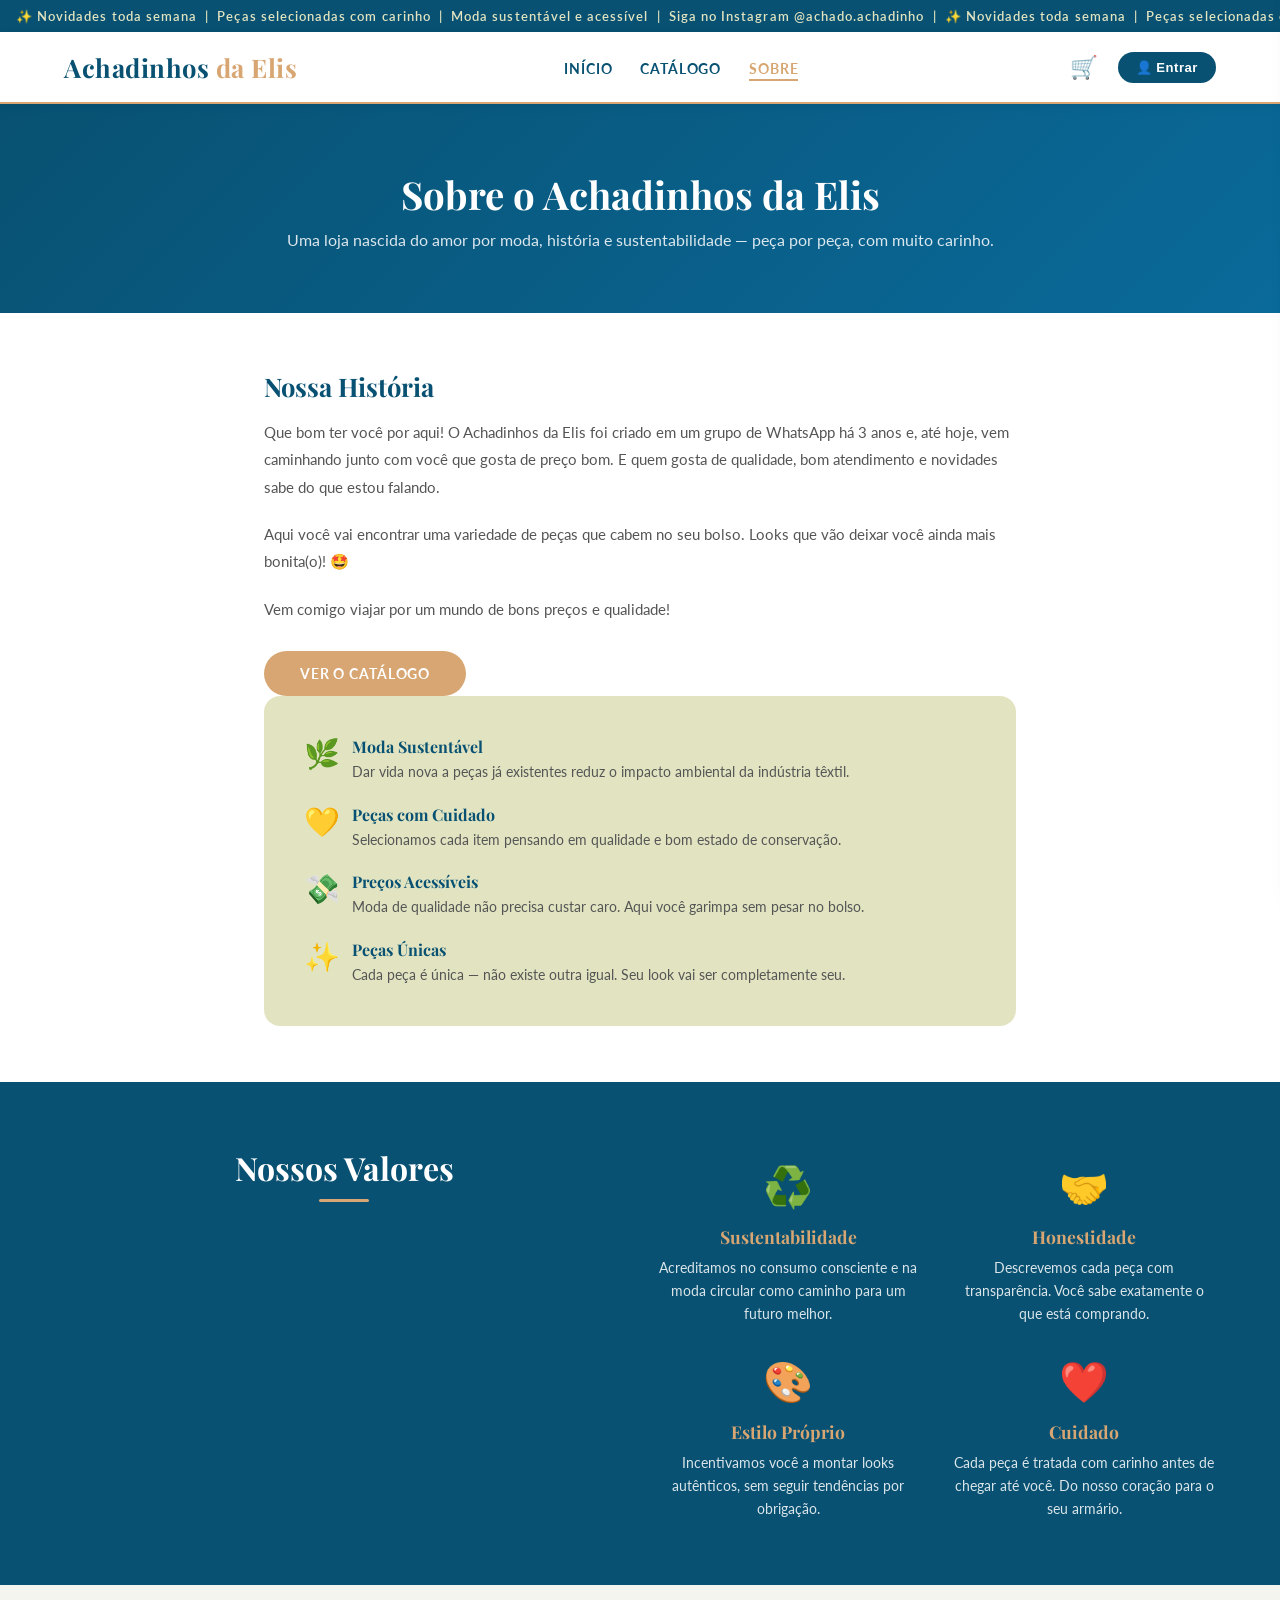
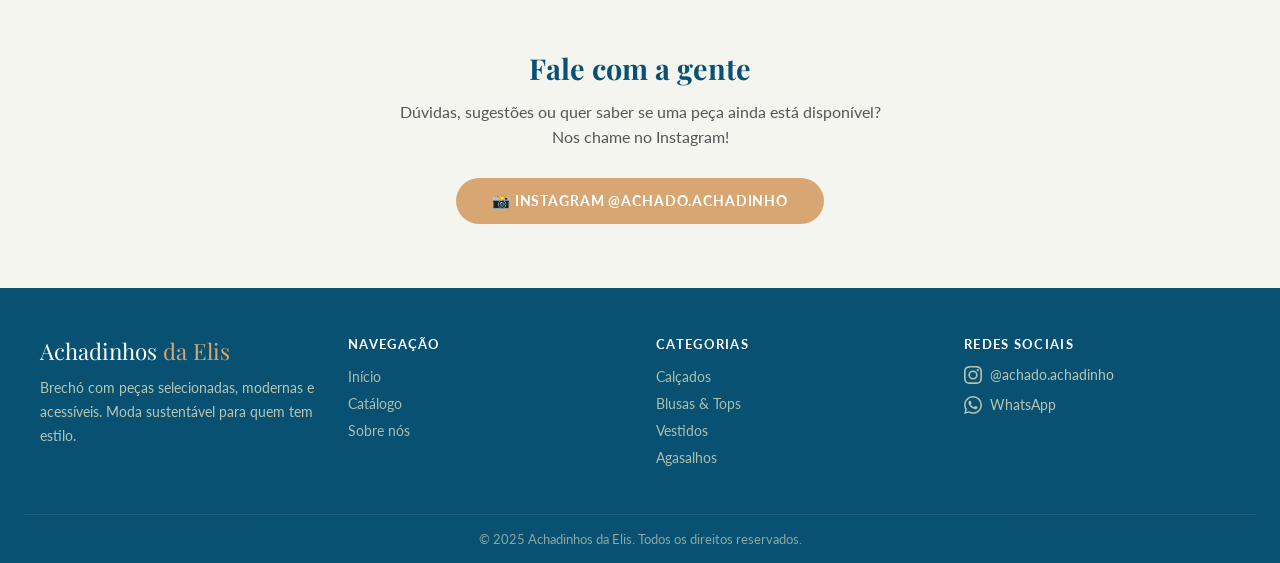
<file: sobre.html>
<!DOCTYPE html>
<html lang="pt-BR">
<head>
  <meta charset="UTF-8" />
  <meta name="viewport" content="width=device-width, initial-scale=1.0" />
  <title>Sobre | Achadinhos da Elis</title>
  <meta name="description" content="Conheça a história do brechó Achadinhos da Elis." />
  <link rel="preconnect" href="https://fonts.googleapis.com" />
  <link rel="preconnect" href="https://fonts.gstatic.com" crossorigin />
  <link href="https://fonts.googleapis.com/css2?family=Playfair+Display:ital,wght@0,700;1,700&family=Lato:wght@400;700&display=swap" rel="stylesheet" />
  <link rel="stylesheet" href="css/style.css" />
</head>
<body>

  <!-- BANNER TOPO -->
  <div class="banner-anuncio">
    <span class="banner-track">
      ✨ Novidades toda semana &nbsp;|&nbsp; Peças selecionadas com carinho &nbsp;|&nbsp; Moda sustentável e acessível &nbsp;|&nbsp; Siga no Instagram @achado.achadinho &nbsp;|&nbsp; ✨ Novidades toda semana &nbsp;|&nbsp; Peças selecionadas com carinho &nbsp;|&nbsp; Moda sustentável e acessível &nbsp;|&nbsp; Siga no Instagram @achado.achadinho &nbsp;|&nbsp;
    </span>
  </div>

  <!-- HEADER -->
  <header>
    <nav class="navbar">
      <a href="index.html" class="logo">Achadinhos <span>da Elis</span></a>
      <ul class="nav-links">
        <li><a href="index.html">Início</a></li>
        <li><a href="catalogo.html">Catálogo</a></li>
        <li><a href="sobre.html" class="active">Sobre</a></li>
      </ul>
      <div class="nav-actions">
        <button class="btn-carrinho" id="btn-carrinho" aria-label="Carrinho">
          🛒
          <span class="carrinho-badge" id="carrinho-badge">0</span>
        </button>
        <button class="btn-login-nav" id="btn-login-nav">👤 Entrar</button>
        <button class="user-avatar" id="user-avatar" style="display:none">?</button>
        <button class="hamburger" aria-label="Menu">
          <span></span><span></span><span></span>
        </button>
      </div>
    </nav>
    <nav class="mobile-menu">
      <a href="index.html">Início</a>
      <a href="catalogo.html">Catálogo</a>
      <a href="sobre.html">Sobre</a>
    </nav>
  </header>

  <!-- HERO SOBRE -->
  <section class="sobre-hero">
    <h1>Sobre o Achadinhos da Elis</h1>
    <p>Uma loja nascida do amor por moda, história e sustentabilidade — peça por peça, com muito carinho.</p>
  </section>

  <!-- CONTEÚDO SOBRE -->
  <section class="sobre-content">
    <div class="sobre-texto">
      <h2>Nossa História</h2>
      <p>
        Que bom ter você por aqui! O Achadinhos da Elis foi criado em um grupo de WhatsApp há 3 anos e, até hoje, vem caminhando junto com você que gosta de preço bom. E quem gosta de qualidade, bom atendimento e novidades sabe do que estou falando.
      </p>
      <p>
        Aqui você vai encontrar uma variedade de peças que cabem no seu bolso. Looks que vão deixar você ainda mais bonita(o)! 🤩
      </p>
      <p>
        Vem comigo viajar por um mundo de bons preços e qualidade!
      </p>
      <a href="catalogo.html" class="btn-primary" style="margin-top: 8px; display: inline-block;">Ver o catálogo</a>
    </div>

    <div style="background-color: var(--amarelo); border-radius: 16px; padding: 40px; display: flex; flex-direction: column; gap: 20px;">
      <div style="display:flex; gap:12px; align-items:flex-start;">
        <span style="font-size:1.8rem;">🌿</span>
        <div>
          <strong style="color:var(--azul); font-family: var(--font-titulo); font-size:1rem;">Moda Sustentável</strong>
          <p style="color:#555; font-size:0.88rem; margin-top:4px; line-height:1.6;">Dar vida nova a peças já existentes reduz o impacto ambiental da indústria têxtil.</p>
        </div>
      </div>
      <div style="display:flex; gap:12px; align-items:flex-start;">
        <span style="font-size:1.8rem;">💛</span>
        <div>
          <strong style="color:var(--azul); font-family: var(--font-titulo); font-size:1rem;">Peças com Cuidado</strong>
          <p style="color:#555; font-size:0.88rem; margin-top:4px; line-height:1.6;">Selecionamos cada item pensando em qualidade e bom estado de conservação.</p>
        </div>
      </div>
      <div style="display:flex; gap:12px; align-items:flex-start;">
        <span style="font-size:1.8rem;">💸</span>
        <div>
          <strong style="color:var(--azul); font-family: var(--font-titulo); font-size:1rem;">Preços Acessíveis</strong>
          <p style="color:#555; font-size:0.88rem; margin-top:4px; line-height:1.6;">Moda de qualidade não precisa custar caro. Aqui você garimpa sem pesar no bolso.</p>
        </div>
      </div>
      <div style="display:flex; gap:12px; align-items:flex-start;">
        <span style="font-size:1.8rem;">✨</span>
        <div>
          <strong style="color:var(--azul); font-family: var(--font-titulo); font-size:1rem;">Peças Únicas</strong>
          <p style="color:#555; font-size:0.88rem; margin-top:4px; line-height:1.6;">Cada peça é única — não existe outra igual. Seu look vai ser completamente seu.</p>
        </div>
      </div>
    </div>
  </section>

  <!-- VALORES -->
  <section class="sobre-valores">
    <div class="section-padding" style="padding-top: 0; padding-bottom: 0;">
      <h2 class="section-titulo" style="color: var(--branco); padding-top: 0; margin-top: 0;">Nossos Valores</h2>
      <div style="display:grid; grid-template-columns: repeat(auto-fit, minmax(200px,1fr)); gap:32px; text-align:center; padding-top: 16px;">
        <div class="valor-item">
          <div class="valor-icone">♻️</div>
          <h3>Sustentabilidade</h3>
          <p>Acreditamos no consumo consciente e na moda circular como caminho para um futuro melhor.</p>
        </div>
        <div class="valor-item">
          <div class="valor-icone">🤝</div>
          <h3>Honestidade</h3>
          <p>Descrevemos cada peça com transparência. Você sabe exatamente o que está comprando.</p>
        </div>
        <div class="valor-item">
          <div class="valor-icone">🎨</div>
          <h3>Estilo Próprio</h3>
          <p>Incentivamos você a montar looks autênticos, sem seguir tendências por obrigação.</p>
        </div>
        <div class="valor-item">
          <div class="valor-icone">❤️</div>
          <h3>Cuidado</h3>
          <p>Cada peça é tratada com carinho antes de chegar até você. Do nosso coração para o seu armário.</p>
        </div>
      </div>
    </div>
  </section>

  <!-- CTA CONTATO -->
  <section style="padding: 64px 24px; text-align: center; background-color: var(--cinza-claro);">
    <h2 style="font-family: var(--font-titulo); font-size: 1.8rem; color: var(--azul); margin-bottom: 12px;">Fale com a gente</h2>
    <p style="color: #555; margin-bottom: 28px; max-width: 500px; margin-left: auto; margin-right: auto; line-height: 1.6;">
      Dúvidas, sugestões ou quer saber se uma peça ainda está disponível? Nos chame no Instagram!
    </p>
    <a href="https://www.instagram.com/achado.achadinho?igsh=MTBxNm8yazcyeHl2dg==" target="_blank" rel="noopener" class="btn-primary">
      📸 Instagram @achado.achadinho
    </a>
  </section>

  <!-- FOOTER -->
  <footer>
    <div class="footer-grid">
      <div class="footer-col">
        <div class="footer-logo">Achadinhos <span>da Elis</span></div>
        <p>Brechó com peças selecionadas, modernas e acessíveis. Moda sustentável para quem tem estilo.</p>
      </div>
      <div class="footer-col">
        <h4>Navegação</h4>
        <ul>
          <li><a href="index.html">Início</a></li>
          <li><a href="catalogo.html">Catálogo</a></li>
          <li><a href="sobre.html">Sobre nós</a></li>
        </ul>
      </div>
      <div class="footer-col">
        <h4>Categorias</h4>
        <ul>
          <li><a href="catalogo.html?cat=Calçados">Calçados</a></li>
          <li><a href="catalogo.html?cat=Blusas">Blusas & Tops</a></li>
          <li><a href="catalogo.html?cat=Vestidos">Vestidos</a></li>
          <li><a href="catalogo.html?cat=Agasalhos">Agasalhos</a></li>
        </ul>
      </div>
      <div class="footer-col">
        <h4>Redes Sociais</h4>
        <div class="footer-social">
          <a class="social-icon" href="https://www.instagram.com/achado.achadinho?igsh=MTBxNm8yazcyeHl2dg==" target="_blank" rel="noopener">
            <svg viewBox="0 0 24 24"><path d="M12 2.163c3.204 0 3.584.012 4.85.07 3.252.148 4.771 1.691 4.919 4.919.058 1.265.069 1.645.069 4.849 0 3.205-.012 3.584-.069 4.849-.149 3.225-1.664 4.771-4.919 4.919-1.266.058-1.644.07-4.85.07-3.204 0-3.584-.012-4.849-.07-3.26-.149-4.771-1.699-4.919-4.92-.058-1.265-.07-1.644-.07-4.849 0-3.204.013-3.583.07-4.849.149-3.227 1.664-4.771 4.919-4.919 1.266-.057 1.645-.069 4.849-.069zM12 0C8.741 0 8.333.014 7.053.072 2.695.272.273 2.69.073 7.052.014 8.333 0 8.741 0 12c0 3.259.014 3.668.072 4.948.2 4.358 2.618 6.78 6.98 6.98C8.333 23.986 8.741 24 12 24c3.259 0 3.668-.014 4.948-.072 4.354-.2 6.782-2.618 6.979-6.98.059-1.28.073-1.689.073-4.948 0-3.259-.014-3.667-.072-4.947-.196-4.354-2.617-6.78-6.979-6.98C15.668.014 15.259 0 12 0zm0 5.838a6.162 6.162 0 100 12.324 6.162 6.162 0 000-12.324zM12 16a4 4 0 110-8 4 4 0 010 8zm6.406-11.845a1.44 1.44 0 100 2.881 1.44 1.44 0 000-2.881z"/></svg>
            @achado.achadinho
          </a>
          <a class="social-icon" href="https://chat.whatsapp.com/L1yYPBBMfH46hnrB5xMDhu" target="_blank" rel="noopener">
            <svg viewBox="0 0 24 24"><path d="M17.472 14.382c-.297-.149-1.758-.867-2.03-.967-.273-.099-.471-.148-.67.15-.197.297-.767.966-.94 1.164-.173.199-.347.223-.644.075-.297-.15-1.255-.463-2.39-1.475-.883-.788-1.48-1.761-1.653-2.059-.173-.297-.018-.458.13-.606.134-.133.298-.347.446-.52.149-.174.198-.298.298-.497.099-.198.05-.371-.025-.52-.075-.149-.669-1.612-.916-2.207-.242-.579-.487-.5-.669-.51-.173-.008-.371-.01-.57-.01-.198 0-.52.074-.792.372-.272.297-1.04 1.016-1.04 2.479 0 1.462 1.065 2.875 1.213 3.074.149.198 2.096 3.2 5.077 4.487.709.306 1.262.489 1.694.625.712.227 1.36.195 1.871.118.571-.085 1.758-.719 2.006-1.413.248-.694.248-1.289.173-1.413-.074-.124-.272-.198-.57-.347m-5.421 7.403h-.004a9.87 9.87 0 01-5.031-1.378l-.361-.214-3.741.982.998-3.648-.235-.374a9.86 9.86 0 01-1.51-5.26c.001-5.45 4.436-9.884 9.888-9.884 2.64 0 5.122 1.03 6.988 2.898a9.825 9.825 0 012.893 6.994c-.003 5.45-4.437 9.884-9.885 9.884m8.413-18.297A11.815 11.815 0 0012.05 0C5.495 0 .16 5.335.157 11.892c0 2.096.547 4.142 1.588 5.945L.057 24l6.305-1.654a11.882 11.882 0 005.683 1.448h.005c6.554 0 11.89-5.335 11.893-11.893a11.821 11.821 0 00-3.48-8.413z"/></svg>
            WhatsApp
          </a>
        </div>
      </div>
    </div>
    <div class="footer-bottom">
      <p>&copy; 2025 Achadinhos da Elis. Todos os direitos reservados.</p>
    </div>
  </footer>

  <!-- CARRINHO DRAWER -->
  <div class="carrinho-overlay" id="carrinho-overlay"></div>
  <aside class="carrinho-drawer" id="carrinho-drawer">
    <div class="carrinho-header">
      <h3>🛒 Meu Carrinho</h3>
      <button class="btn-fechar-carrinho" id="btn-fechar-carrinho">&times;</button>
    </div>
    <div class="carrinho-itens" id="carrinho-itens"></div>
    <div class="carrinho-footer">
      <div class="carrinho-total">
        <span>Total</span>
        <span class="carrinho-total-valor" id="carrinho-total-valor">R$ 0,00</span>
      </div>
      <button class="btn-checkout" id="btn-checkout">Finalizar Compra</button>
      <button class="btn-limpar-carrinho" id="btn-limpar-carrinho">Limpar carrinho</button>
    </div>
  </aside>

  <!-- MODAL LOGIN / CADASTRO -->
  <div class="auth-overlay" id="auth-overlay">
    <div class="auth-modal">
      <button class="auth-fechar" id="btn-fechar-auth">&times;</button>
      <h2>Achadinhos da Elis</h2>
      <p class="auth-subtitle">Faça login ou crie sua conta</p>
      <div class="auth-tabs">
        <button class="auth-tab active" data-aba="login">Entrar</button>
        <button class="auth-tab" data-aba="cadastro">Cadastrar</button>
      </div>
      <form class="auth-form auth-form-section" id="form-login" style="display:flex">
        <input type="email" id="login-email" placeholder="Seu e-mail" required />
        <input type="password" id="login-senha" placeholder="Sua senha" required />
        <button type="submit" class="btn-submit">Entrar</button>
        <p class="link-toggle">Não tem conta? <a onclick="trocarAba('cadastro')">Cadastre-se grátis</a></p>
      </form>
      <form class="auth-form auth-form-section" id="form-cadastro" style="display:none">
        <input type="text" id="cad-nome" placeholder="Seu nome completo" required />
        <input type="email" id="cad-email" placeholder="Seu e-mail" required />
        <input type="password" id="cad-senha" placeholder="Crie uma senha" required minlength="6" />
        <button type="submit" class="btn-submit">Criar Conta</button>
        <p class="link-toggle">Já tem conta? <a onclick="trocarAba('login')">Fazer login</a></p>
      </form>
    </div>
  </div>

  <!-- MODAL CHECKOUT -->
  <div class="checkout-overlay" id="checkout-overlay">
    <div class="checkout-modal">
      <button class="modal-fechar" id="btn-fechar-checkout">&times;</button>
      <h2>Finalizar Pedido</h2>
      <div class="checkout-secao">
        <h4>📦 Resumo do Pedido</h4>
        <div class="checkout-resumo"><div id="checkout-resumo-itens"></div></div>
      </div>
      <div class="checkout-secao">
        <h4>👤 Seus Dados</h4>
        <div class="checkout-form">
          <input type="text" id="checkout-nome" placeholder="Nome completo" required />
          <input type="tel" id="checkout-tel" placeholder="WhatsApp (com DDD)" required />
          <input type="email" id="checkout-email" placeholder="E-mail (opcional)" />
        </div>
      </div>
      <div class="checkout-secao">
        <h4>💳 Forma de Pagamento</h4>
        <div class="checkout-metodos">
          <button class="metodo-btn selecionado" data-metodo="pix"><span class="metodo-icone">📱</span>PIX</button>
          <!-- <button class="metodo-btn" data-metodo="cartao"><span class="metodo-icone">💳</span>Cartão</button>
          <button class="metodo-btn" data-metodo="dinheiro"><span class="metodo-icone">💵</span>Dinheiro</button> -->
        </div>
        <!-- <div class="checkout-form" id="cartao-form" style="display:none; margin-top:14px;">
          <input type="text" placeholder="Número do cartão" maxlength="19" />
          <div class="row-2">
            <input type="text" placeholder="Validade (MM/AA)" maxlength="5" />
            <input type="text" placeholder="CVV" maxlength="4" />
          </div>
          <input type="text" placeholder="Nome no cartão" />
        </div>
      </div> -->
      <p style="font-size:0.8rem; color:#aaa; text-align:center; margin-top:8px;">ℹ️ Ao finalizar, você será direcionada ao WhatsApp para confirmar com a Elis.</p>
      <button class="btn-finalizar" id="btn-finalizar">🛍️ Enviar Pedido pelo WhatsApp</button>
    </div>
  </div>

  <script src="js/main.js"></script>
</body>
</html>
</file>
<file: css/style.css>
:root {
  --laranja: #D8A672;
  --azul: #085172;
  --amarelo: #e2e4c1;
  --marrom: #806f4f;
  --branco: #ffffff;
  --cinza-claro: #f5f5f0;
  --texto-escuro: #2c2c2c;
  --font-titulo: 'Playfair Display', serif;
  --font-corpo: 'Lato', sans-serif;
}

* { margin: 0; padding: 0; box-sizing: border-box; }
html { scroll-behavior: smooth; }
body { font-family: var(--font-corpo); color: var(--texto-escuro); background-color: var(--branco); }
a { text-decoration: none; color: inherit; }
img { display: block; max-width: 100%; }

/* BANNER TOPO */
.banner-anuncio {
  background-color: var(--azul);
  color: var(--amarelo);
  text-align: center;
  padding: 8px 16px;
  font-size: 0.82rem;
  letter-spacing: 0.08em;
  font-weight: 600;
  overflow: hidden;
  white-space: nowrap;
}
.banner-anuncio .banner-track {
  display: inline-block;
  animation: scroll-banner 28s linear infinite;
}
@keyframes scroll-banner {
  0%   { transform: translateX(100vw); }
  100% { transform: translateX(-100%); }
}

/* HEADER */
header {
  background-color: var(--branco);
  border-bottom: 2px solid var(--laranja);
  position: sticky;
  top: 0;
  z-index: 1000;
  box-shadow: 0 2px 8px rgba(0,0,0,0.08);
}
.navbar {
  max-width: 1200px;
  margin: 0 auto;
  padding: 0 24px;
  display: flex;
  align-items: center;
  justify-content: space-between;
  height: 70px;
}
.logo {
  font-family: var(--font-titulo);
  font-size: 1.6rem;
  color: var(--azul);
  font-weight: 700;
  letter-spacing: 0.02em;
}
.logo span { color: var(--laranja); }

.nav-links {
  display: flex;
  list-style: none;
  gap: 28px;
  align-items: center;
}
.nav-links a {
  font-size: 0.88rem;
  font-weight: 700;
  color: var(--azul);
  letter-spacing: 0.06em;
  text-transform: uppercase;
  transition: color 0.2s;
  position: relative;
  padding-bottom: 4px;
}
.nav-links a::after {
  content: '';
  position: absolute;
  bottom: 0; left: 0;
  width: 0; height: 2px;
  background-color: var(--laranja);
  transition: width 0.25s;
}
.nav-links a:hover::after, .nav-links a.active::after { width: 100%; }
.nav-links a:hover, .nav-links a.active { color: var(--laranja); }

/* Nav actions (carrinho + login) */
.nav-actions {
  display: flex;
  align-items: center;
  gap: 16px;
}
.btn-carrinho {
  position: relative;
  background: none;
  border: none;
  cursor: pointer;
  color: var(--azul);
  font-size: 1.4rem;
  padding: 4px;
  transition: color 0.2s;
}
.btn-carrinho:hover { color: var(--laranja); }
.carrinho-badge {
  position: absolute;
  top: -6px; right: -8px;
  background: var(--laranja);
  color: white;
  font-size: 0.65rem;
  font-weight: 700;
  width: 18px; height: 18px;
  border-radius: 50%;
  display: flex; align-items: center; justify-content: center;
  display: none;
}
.btn-login-nav {
  background: var(--azul);
  color: white;
  border: none;
  padding: 8px 18px;
  border-radius: 20px;
  font-size: 0.82rem;
  font-weight: 700;
  cursor: pointer;
  letter-spacing: 0.04em;
  transition: background 0.2s;
}
.btn-login-nav:hover { background: var(--laranja); }

/* Hamburger */
.hamburger {
  display: none;
  flex-direction: column;
  gap: 5px;
  cursor: pointer;
  background: none;
  border: none;
  padding: 4px;
}
.hamburger span {
  display: block;
  width: 25px; height: 2px;
  background-color: var(--azul);
  border-radius: 2px;
  transition: all 0.3s;
}
.hamburger.open span:nth-child(1) { transform: translateY(7px) rotate(45deg); }
.hamburger.open span:nth-child(2) { opacity: 0; }
.hamburger.open span:nth-child(3) { transform: translateY(-7px) rotate(-45deg); }

/* Mobile menu */
.mobile-menu {
  display: none;
  background-color: var(--branco);
  border-top: 1px solid var(--amarelo);
  padding: 16px 24px;
  flex-direction: column;
  gap: 12px;
}
.mobile-menu.open { display: flex; }
.mobile-menu a {
  font-weight: 700;
  color: var(--azul);
  font-size: 0.95rem;
  text-transform: uppercase;
  letter-spacing: 0.06em;
  padding: 8px 0;
  border-bottom: 1px solid var(--amarelo);
}
.mobile-menu a:hover { color: var(--laranja); }
.mobile-menu .mobile-actions {
  display: flex;
  gap: 12px;
  margin-top: 4px;
}

/* HERO */
.hero {
  background: linear-gradient(135deg, var(--azul) 0%, #0a6a9a 100%);
  color: white;
  min-height: 480px;
  display: flex;
  align-items: center;
  padding: 64px 24px;
}
.hero-content {
  max-width: 600px;
  margin: 0 auto;
  text-align: center;
}
.hero-content h1 {
  font-family: var(--font-titulo);
  font-size: 3rem;
  line-height: 1.15;
  margin-bottom: 16px;
}
.hero-content h1 em { color: var(--laranja); font-style: italic; }
.hero-content p {
  font-size: 1.05rem;
  opacity: 0.9;
  line-height: 1.7;
  margin-bottom: 32px;
}

/* BOTÕES */
.btn-primary {
  display: inline-block;
  background-color: var(--laranja);
  color: white;
  padding: 14px 36px;
  border-radius: 30px;
  font-weight: 700;
  font-size: 0.9rem;
  letter-spacing: 0.06em;
  text-transform: uppercase;
  transition: background 0.2s, transform 0.15s;
  border: none;
  cursor: pointer;
}
.btn-primary:hover { background-color: #c0905a; transform: translateY(-1px); }

.btn-secundario {
  display: inline-block;
  background-color: transparent;
  color: var(--azul);
  padding: 12px 32px;
  border-radius: 30px;
  font-weight: 700;
  font-size: 0.88rem;
  letter-spacing: 0.06em;
  text-transform: uppercase;
  border: 2px solid var(--azul);
  transition: all 0.2s;
  cursor: pointer;
}
.btn-secundario:hover { background: var(--azul); color: white; }

/* SEÇÕES GERAIS */
.section-padding { padding: 56px 24px; max-width: 1200px; margin: 0 auto; }
.section-titulo {
  font-family: var(--font-titulo);
  font-size: 2rem;
  color: var(--azul);
  text-align: center;
  margin-bottom: 40px;
}
.section-titulo::after {
  content: '';
  display: block;
  width: 50px; height: 3px;
  background: var(--laranja);
  margin: 10px auto 0;
  border-radius: 2px;
}

/* CATEGORIAS GRID */
.categorias-grid {
  display: grid;
  grid-template-columns: repeat(auto-fill, minmax(150px, 1fr));
  gap: 16px;
}
.categoria-card {
  background: var(--cinza-claro);
  border: 2px solid transparent;
  border-radius: 12px;
  padding: 24px 16px;
  text-align: center;
  transition: all 0.2s;
  cursor: pointer;
}
.categoria-card:hover {
  border-color: var(--laranja);
  background: var(--amarelo);
  transform: translateY(-3px);
}
.cat-icone { font-size: 2rem; margin-bottom: 8px; }
.categoria-card h3 { font-size: 0.88rem; font-weight: 700; color: var(--azul); text-transform: uppercase; letter-spacing: 0.05em; }

/* PRODUTOS GRID */
.produtos-grid {
  display: grid;
  grid-template-columns: repeat(auto-fill, minmax(220px, 1fr));
  gap: 24px;
}
.produto-card {
  background: white;
  border-radius: 12px;
  overflow: hidden;
  box-shadow: 0 2px 12px rgba(0,0,0,0.07);
  transition: box-shadow 0.2s, transform 0.2s;
  display: flex;
  flex-direction: column;
}
.produto-card:hover { box-shadow: 0 8px 28px rgba(0,0,0,0.13); transform: translateY(-3px); }
.produto-img {
  width: 100%;
  height: 220px;
  object-fit: cover;
  background: var(--cinza-claro);
}
.produto-info { padding: 16px; flex: 1; display: flex; flex-direction: column; }
.produto-categoria {
  font-size: 0.72rem;
  font-weight: 700;
  color: var(--marrom);
  text-transform: uppercase;
  letter-spacing: 0.08em;
  margin-bottom: 4px;
}
.produto-info h3 {
  font-family: var(--font-titulo);
  font-size: 1rem;
  color: var(--azul);
  margin-bottom: 6px;
  line-height: 1.3;
}
.produto-preco {
  font-weight: 700;
  font-size: 1.05rem;
  color: var(--laranja);
  margin-bottom: 12px;
}
.produto-tamanho {
  font-size: 0.78rem;
  color: #888;
  margin-bottom: 12px;
}
.produto-acoes {
  display: flex;
  gap: 8px;
  margin-top: auto;
}
.btn-ver {
  flex: 1;
  text-align: center;
  background: transparent;
  color: var(--azul);
  border: 1.5px solid var(--azul);
  padding: 8px 10px;
  border-radius: 20px;
  font-size: 0.78rem;
  font-weight: 700;
  letter-spacing: 0.04em;
  text-transform: uppercase;
  cursor: pointer;
  transition: all 0.2s;
}
.btn-ver:hover { background: var(--azul); color: white; }
.btn-add-cart {
  flex: 1;
  text-align: center;
  background: var(--laranja);
  color: white;
  border: none;
  padding: 8px 10px;
  border-radius: 20px;
  font-size: 0.78rem;
  font-weight: 700;
  letter-spacing: 0.04em;
  text-transform: uppercase;
  cursor: pointer;
  transition: background 0.2s;
}
.btn-add-cart:hover { background: #c0905a; }

.produtos-section { background: var(--cinza-claro); }

/* BUSCA E FILTROS (catálogo) */
.busca-bar {
  max-width: 500px;
  margin: 32px auto 0;
  padding: 0 24px;
}
.busca-bar input {
  width: 100%;
  padding: 12px 20px;
  border: 2px solid var(--amarelo);
  border-radius: 30px;
  font-size: 0.95rem;
  outline: none;
  transition: border-color 0.2s;
  font-family: var(--font-corpo);
}
.busca-bar input:focus { border-color: var(--laranja); }

.filtros-bar {
  display: flex;
  flex-wrap: wrap;
  gap: 10px;
  justify-content: center;
  padding: 24px 24px 8px;
  max-width: 900px;
  margin: 0 auto;
}
.filtro-btn {
  background: white;
  border: 1.5px solid var(--amarelo);
  color: var(--azul);
  padding: 7px 18px;
  border-radius: 20px;
  font-size: 0.82rem;
  font-weight: 700;
  text-transform: uppercase;
  letter-spacing: 0.04em;
  cursor: pointer;
  transition: all 0.2s;
}
.filtro-btn:hover, .filtro-btn.ativo {
  background: var(--azul);
  border-color: var(--azul);
  color: white;
}

.catalogo-hero {
  background: linear-gradient(135deg, var(--azul) 0%, #0a6a9a 100%);
  color: white;
  padding: 56px 24px;
  text-align: center;
}
.catalogo-hero h1 { font-family: var(--font-titulo); font-size: 2.4rem; margin-bottom: 8px; }
.catalogo-hero p { opacity: 0.85; font-size: 1rem; }

.sem-resultados {
  text-align: center;
  padding: 40px;
  font-size: 1rem;
  color: #888;
  display: none;
}

/* MODAL PRODUTO */
.modal-overlay {
  display: none;
  position: fixed;
  inset: 0;
  background: rgba(0,0,0,0.55);
  z-index: 3000;
  align-items: center;
  justify-content: center;
  padding: 24px;
}
.modal-overlay.active { display: flex; }
.modal {
  background: white;
  border-radius: 16px;
  max-width: 720px;
  width: 100%;
  display: flex;
  gap: 0;
  overflow: hidden;
  position: relative;
  max-height: 90vh;
  box-shadow: 0 20px 60px rgba(0,0,0,0.3);
}
.modal-img {
  width: 320px;
  min-height: 380px;
  object-fit: cover;
  flex-shrink: 0;
}
.modal-body {
  padding: 32px 28px;
  display: flex;
  flex-direction: column;
  overflow-y: auto;
}
.modal-categoria {
  font-size: 0.72rem;
  font-weight: 700;
  color: var(--marrom);
  text-transform: uppercase;
  letter-spacing: 0.1em;
  margin-bottom: 6px;
}
.modal-body h2 {
  font-family: var(--font-titulo);
  font-size: 1.5rem;
  color: var(--azul);
  margin-bottom: 12px;
}
.modal-preco {
  font-size: 1.6rem;
  font-weight: 700;
  color: var(--laranja);
  margin-bottom: 16px;
}
.modal-desc {
  font-size: 0.92rem;
  line-height: 1.7;
  color: #555;
  margin-bottom: 12px;
  flex: 1;
}
.modal-tamanho {
  font-size: 0.85rem;
  color: var(--azul);
  font-weight: 700;
  margin-bottom: 20px;
}
.modal-body .btn-add-cart-modal {
  background: var(--laranja);
  color: white;
  border: none;
  padding: 14px 20px;
  border-radius: 30px;
  font-size: 0.9rem;
  font-weight: 700;
  cursor: pointer;
  text-transform: uppercase;
  letter-spacing: 0.05em;
  transition: background 0.2s;
  margin-bottom: 10px;
}
.modal-body .btn-add-cart-modal:hover { background: #c0905a; }
.modal-body .btn-fechar-modal {
  background: transparent;
  color: var(--azul);
  border: 1.5px solid var(--azul);
  padding: 12px 20px;
  border-radius: 30px;
  font-size: 0.88rem;
  font-weight: 700;
  cursor: pointer;
  text-transform: uppercase;
  letter-spacing: 0.05em;
  transition: all 0.2s;
}
.modal-body .btn-fechar-modal:hover { background: var(--azul); color: white; }
.modal-fechar {
  position: absolute;
  top: 12px; right: 16px;
  background: none;
  border: none;
  font-size: 1.6rem;
  cursor: pointer;
  color: #888;
  line-height: 1;
  transition: color 0.2s;
}
.modal-fechar:hover { color: var(--azul); }

/* ============================================
   CARRINHO LATERAL (drawer)
============================================ */
.carrinho-overlay {
  display: none;
  position: fixed;
  inset: 0;
  background: rgba(0,0,0,0.45);
  z-index: 2000;
}
.carrinho-overlay.active { display: block; }

.carrinho-drawer {
  position: fixed;
  top: 0; right: -420px;
  width: 400px;
  max-width: 100vw;
  height: 100vh;
  background: white;
  z-index: 2100;
  display: flex;
  flex-direction: column;
  box-shadow: -4px 0 24px rgba(0,0,0,0.15);
  transition: right 0.35s cubic-bezier(0.4,0,0.2,1);
}
.carrinho-drawer.open { right: 0; }

.carrinho-header {
  padding: 20px 24px;
  border-bottom: 2px solid var(--amarelo);
  display: flex;
  align-items: center;
  justify-content: space-between;
}
.carrinho-header h3 {
  font-family: var(--font-titulo);
  font-size: 1.3rem;
  color: var(--azul);
}
.btn-fechar-carrinho {
  background: none;
  border: none;
  font-size: 1.4rem;
  cursor: pointer;
  color: #888;
  transition: color 0.2s;
}
.btn-fechar-carrinho:hover { color: var(--azul); }

.carrinho-itens {
  flex: 1;
  overflow-y: auto;
  padding: 16px 24px;
}
.carrinho-vazio {
  text-align: center;
  padding: 60px 20px;
  color: #aaa;
}
.carrinho-vazio .icone-sacola { font-size: 3rem; margin-bottom: 12px; }
.carrinho-vazio p { font-size: 0.95rem; }

.carrinho-item {
  display: flex;
  gap: 12px;
  padding: 12px 0;
  border-bottom: 1px solid var(--amarelo);
  align-items: center;
}
.carrinho-item img {
  width: 70px; height: 70px;
  object-fit: cover;
  border-radius: 8px;
  background: var(--cinza-claro);
  flex-shrink: 0;
}
.carrinho-item-info { flex: 1; }
.carrinho-item-info h4 {
  font-size: 0.88rem;
  font-weight: 700;
  color: var(--azul);
  margin-bottom: 2px;
  line-height: 1.3;
}
.carrinho-item-info .item-tam {
  font-size: 0.75rem;
  color: #999;
  margin-bottom: 4px;
}
.carrinho-item-info .item-preco {
  font-size: 0.92rem;
  font-weight: 700;
  color: var(--laranja);
}
.btn-remover-item {
  background: none;
  border: none;
  color: #ccc;
  font-size: 1.1rem;
  cursor: pointer;
  padding: 4px;
  transition: color 0.2s;
  flex-shrink: 0;
}
.btn-remover-item:hover { color: #e74c3c; }

.carrinho-footer {
  padding: 20px 24px;
  border-top: 2px solid var(--amarelo);
  background: white;
}
.carrinho-total {
  display: flex;
  justify-content: space-between;
  align-items: center;
  margin-bottom: 16px;
}
.carrinho-total span:first-child {
  font-size: 0.9rem;
  color: #666;
  font-weight: 700;
  text-transform: uppercase;
  letter-spacing: 0.05em;
}
.carrinho-total-valor {
  font-size: 1.3rem;
  font-weight: 700;
  color: var(--azul);
}
.btn-checkout {
  width: 100%;
  background: var(--azul);
  color: white;
  border: none;
  padding: 15px;
  border-radius: 30px;
  font-size: 0.92rem;
  font-weight: 700;
  cursor: pointer;
  text-transform: uppercase;
  letter-spacing: 0.06em;
  transition: background 0.2s;
  margin-bottom: 10px;
}
.btn-checkout:hover { background: var(--laranja); }
.btn-limpar-carrinho {
  width: 100%;
  background: transparent;
  color: #aaa;
  border: 1px solid #ddd;
  padding: 10px;
  border-radius: 30px;
  font-size: 0.82rem;
  font-weight: 700;
  cursor: pointer;
  text-transform: uppercase;
  letter-spacing: 0.04em;
  transition: all 0.2s;
}
.btn-limpar-carrinho:hover { border-color: #e74c3c; color: #e74c3c; }

/* MODAL LOGIN / CADASTRO */
.auth-overlay {
  display: none;
  position: fixed;
  inset: 0;
  background: rgba(0,0,0,0.55);
  z-index: 4000;
  align-items: center;
  justify-content: center;
  padding: 24px;
}
.auth-overlay.active { display: flex; }

.auth-modal {
  background: white;
  border-radius: 16px;
  width: 100%;
  max-width: 420px;
  padding: 40px 36px;
  position: relative;
  box-shadow: 0 20px 60px rgba(0,0,0,0.3);
  animation: slideUp 0.3s ease;
}
@keyframes slideUp {
  from { opacity: 0; transform: translateY(20px); }
  to { opacity: 1; transform: translateY(0); }
}
.auth-modal h2 {
  font-family: var(--font-titulo);
  font-size: 1.8rem;
  color: var(--azul);
  margin-bottom: 6px;
  text-align: center;
}
.auth-modal .auth-subtitle {
  text-align: center;
  font-size: 0.88rem;
  color: #888;
  margin-bottom: 28px;
}
.auth-tabs {
  display: flex;
  background: var(--cinza-claro);
  border-radius: 25px;
  padding: 4px;
  margin-bottom: 28px;
}
.auth-tab {
  flex: 1;
  text-align: center;
  padding: 9px;
  border-radius: 20px;
  font-size: 0.85rem;
  font-weight: 700;
  cursor: pointer;
  transition: all 0.2s;
  border: none;
  background: transparent;
  color: #888;
  text-transform: uppercase;
  letter-spacing: 0.04em;
}
.auth-tab.active {
  background: var(--azul);
  color: white;
}
.auth-form { display: flex; flex-direction: column; gap: 14px; }
.auth-form input {
  padding: 12px 16px;
  border: 1.5px solid var(--amarelo);
  border-radius: 10px;
  font-size: 0.92rem;
  font-family: var(--font-corpo);
  outline: none;
  transition: border-color 0.2s;
}
.auth-form input:focus { border-color: var(--laranja); }
.auth-form .btn-submit {
  background: var(--laranja);
  color: white;
  border: none;
  padding: 14px;
  border-radius: 30px;
  font-size: 0.92rem;
  font-weight: 700;
  cursor: pointer;
  text-transform: uppercase;
  letter-spacing: 0.06em;
  transition: background 0.2s;
  margin-top: 6px;
}
.auth-form .btn-submit:hover { background: #c0905a; }
.auth-form .link-toggle {
  text-align: center;
  font-size: 0.83rem;
  color: #888;
}
.auth-form .link-toggle a {
  color: var(--azul);
  font-weight: 700;
  cursor: pointer;
  text-decoration: underline;
}
.auth-fechar {
  position: absolute;
  top: 14px; right: 18px;
  background: none;
  border: none;
  font-size: 1.5rem;
  cursor: pointer;
  color: #bbb;
  transition: color 0.2s;
}
.auth-fechar:hover { color: var(--azul); }

/* Avatar usuário logado */
.user-avatar {
  width: 34px; height: 34px;
  border-radius: 50%;
  background: var(--laranja);
  color: white;
  font-size: 0.85rem;
  font-weight: 700;
  display: flex;
  align-items: center;
  justify-content: center;
  cursor: pointer;
  border: none;
  transition: opacity 0.2s;
}
.user-avatar:hover { opacity: 0.85; }

/* MODAL CHECKOUT */
.checkout-overlay {
  display: none;
  position: fixed;
  inset: 0;
  background: rgba(0,0,0,0.55);
  z-index: 5000;
  align-items: center;
  justify-content: center;
  padding: 24px;
}
.checkout-overlay.active { display: flex; }
.checkout-modal {
  background: white;
  border-radius: 16px;
  width: 100%;
  max-width: 540px;
  max-height: 90vh;
  overflow-y: auto;
  padding: 40px 36px;
  position: relative;
  box-shadow: 0 20px 60px rgba(0,0,0,0.3);
  animation: slideUp 0.3s ease;
}
.checkout-modal h2 {
  font-family: var(--font-titulo);
  font-size: 1.6rem;
  color: var(--azul);
  margin-bottom: 24px;
  text-align: center;
}
.checkout-secao {
  margin-bottom: 24px;
}
.checkout-secao h4 {
  font-size: 0.82rem;
  font-weight: 700;
  color: var(--marrom);
  text-transform: uppercase;
  letter-spacing: 0.08em;
  margin-bottom: 12px;
  padding-bottom: 6px;
  border-bottom: 1px solid var(--amarelo);
}
.checkout-form {
  display: flex;
  flex-direction: column;
  gap: 12px;
}
.checkout-form input, .checkout-form select {
  padding: 11px 14px;
  border: 1.5px solid var(--amarelo);
  border-radius: 10px;
  font-size: 0.9rem;
  font-family: var(--font-corpo);
  outline: none;
  transition: border-color 0.2s;
}
.checkout-form input:focus, .checkout-form select:focus { border-color: var(--laranja); }
.checkout-form .row-2 { display: grid; grid-template-columns: 1fr 1fr; gap: 12px; }
.checkout-form .row-3 { display: grid; grid-template-columns: 1fr 1fr 1fr; gap: 10px; }

.checkout-metodos {
  display: flex;
  gap: 10px;
  flex-wrap: wrap;
}
.metodo-btn {
  flex: 1;
  min-width: 100px;
  padding: 12px 10px;
  border: 1.5px solid var(--amarelo);
  border-radius: 10px;
  background: white;
  cursor: pointer;
  text-align: center;
  font-size: 0.82rem;
  font-weight: 700;
  color: var(--azul);
  transition: all 0.2s;
  text-transform: uppercase;
  letter-spacing: 0.03em;
}
.metodo-btn:hover, .metodo-btn.selecionado {
  border-color: var(--laranja);
  background: rgba(216,166,114,0.1);
  color: var(--laranja);
}
.metodo-btn .metodo-icone { font-size: 1.3rem; display: block; margin-bottom: 4px; }

.checkout-resumo {
  background: var(--cinza-claro);
  border-radius: 10px;
  padding: 16px;
}
.checkout-resumo-item {
  display: flex;
  justify-content: space-between;
  font-size: 0.88rem;
  margin-bottom: 6px;
  color: #555;
}
.checkout-resumo-total {
  display: flex;
  justify-content: space-between;
  font-weight: 700;
  font-size: 1rem;
  color: var(--azul);
  border-top: 1px solid #ddd;
  padding-top: 10px;
  margin-top: 8px;
}
.btn-finalizar {
  width: 100%;
  background: var(--laranja);
  color: white;
  border: none;
  padding: 16px;
  border-radius: 30px;
  font-size: 0.95rem;
  font-weight: 700;
  cursor: pointer;
  text-transform: uppercase;
  letter-spacing: 0.06em;
  transition: background 0.2s;
  margin-top: 20px;
}
.btn-finalizar:hover { background: #c0905a; }

/* Toast notificação */
.toast {
  position: fixed;
  bottom: 24px; right: 24px;
  background: var(--azul);
  color: white;
  padding: 14px 22px;
  border-radius: 30px;
  font-size: 0.88rem;
  font-weight: 700;
  box-shadow: 0 4px 20px rgba(0,0,0,0.2);
  transform: translateY(80px);
  opacity: 0;
  transition: all 0.35s cubic-bezier(0.4,0,0.2,1);
  z-index: 9999;
  pointer-events: none;
}
.toast.show { transform: translateY(0); opacity: 1; }

/* BANNER INFO */
.banner-info {
  background-color: var(--laranja);
  padding: 48px 24px;
  text-align: center;
  color: white;
}
.banner-info h2 {
  font-family: var(--font-titulo);
  font-size: 1.8rem;
  margin-bottom: 12px;
}
.banner-info p { opacity: 0.95; line-height: 1.7; font-size: 1rem; max-width: 680px; margin: 0 auto; }

/* SOBRE */
.sobre-hero {
  background: linear-gradient(135deg, var(--azul) 0%, #0a6a9a 100%);
  color: white;
  padding: 64px 24px;
  text-align: center;
}
.sobre-hero h1 { font-family: var(--font-titulo); font-size: 2.4rem; margin-bottom: 10px; }
.sobre-hero p { opacity: 0.85; font-size: 1rem; }
.sobre-content { max-width: 800px; margin: 0 auto; padding: 56px 24px; }
.sobre-texto h2 { font-family: var(--font-titulo); font-size: 1.6rem; color: var(--azul); margin-bottom: 16px; }
.sobre-texto p { line-height: 1.8; color: #555; margin-bottom: 20px; font-size: 0.95rem; }

/* FOOTER */
footer {
  background-color: var(--azul);
  color: var(--amarelo);
  padding: 48px 24px 0;
}
.footer-grid {
  max-width: 1200px;
  margin: 0 auto;
  display: grid;
  grid-template-columns: repeat(auto-fit, minmax(180px, 1fr));
  gap: 32px;
  padding-bottom: 40px;
}
.footer-logo {
  font-family: var(--font-titulo);
  font-size: 1.4rem;
  margin-bottom: 10px;
  color: white;
}
.footer-logo span { color: var(--laranja); }
.footer-col p { font-size: 0.88rem; line-height: 1.7; opacity: 0.8; }
.footer-col h4 { font-size: 0.82rem; font-weight: 700; letter-spacing: 0.1em; text-transform: uppercase; margin-bottom: 14px; color: white; }
.footer-col ul { list-style: none; }
.footer-col ul li { margin-bottom: 8px; }
.footer-col ul li a { font-size: 0.88rem; opacity: 0.75; transition: opacity 0.2s; }
.footer-col ul li a:hover { opacity: 1; color: var(--laranja); }
.footer-social { display: flex; flex-direction: column; gap: 12px; }
.social-icon {
  display: flex; align-items: center; gap: 8px;
  font-size: 0.85rem; opacity: 0.8;
  transition: opacity 0.2s;
}
.social-icon:hover { opacity: 1; color: var(--laranja); }
.social-icon svg { width: 18px; height: 18px; fill: currentColor; }
.footer-bottom {
  border-top: 1px solid rgba(255,255,255,0.15);
  text-align: center;
  padding: 16px;
  font-size: 0.8rem;
  opacity: 0.6;
}

/* RESPONSIVO */
@media (max-width: 768px) {
  .nav-links { display: none; }
  .hamburger { display: flex; }
  .btn-login-nav span { display: none; }

  .hero-content h1 { font-size: 2rem; }
  .modal { flex-direction: column; }
  .modal-img { width: 100%; height: 240px; min-height: unset; }
  .modal-body { padding: 20px; }
  .carrinho-drawer { width: 100%; max-width: 100vw; }
  .auth-modal { padding: 28px 20px; }
  .checkout-modal { padding: 28px 20px; }
  .checkout-form .row-3 { grid-template-columns: 1fr 1fr; }
  .produtos-grid { grid-template-columns: repeat(auto-fill, minmax(160px, 1fr)); gap: 16px; }
  .produto-img { height: 180px; }
}

/* SOBRE - VALORES */
.sobre-valores {
  background-color: var(--azul);
  color: var(--branco);
  padding: 64px 24px;
}

.sobre-valores .section-padding {
  display: grid;
  grid-template-columns: repeat(auto-fit, minmax(200px, 1fr));
  gap: 32px;
  text-align: center;
}

.valor-item .valor-icone {
  font-size: 2.5rem;
  margin-bottom: 14px;
}

.valor-item h3 {
  font-family: var(--font-titulo);
  font-size: 1.1rem;
  color: var(--laranja);
  margin-bottom: 8px;
}

.valor-item p {
  font-size: 0.9rem;
  opacity: 0.85;
  line-height: 1.6;
}
</file>
